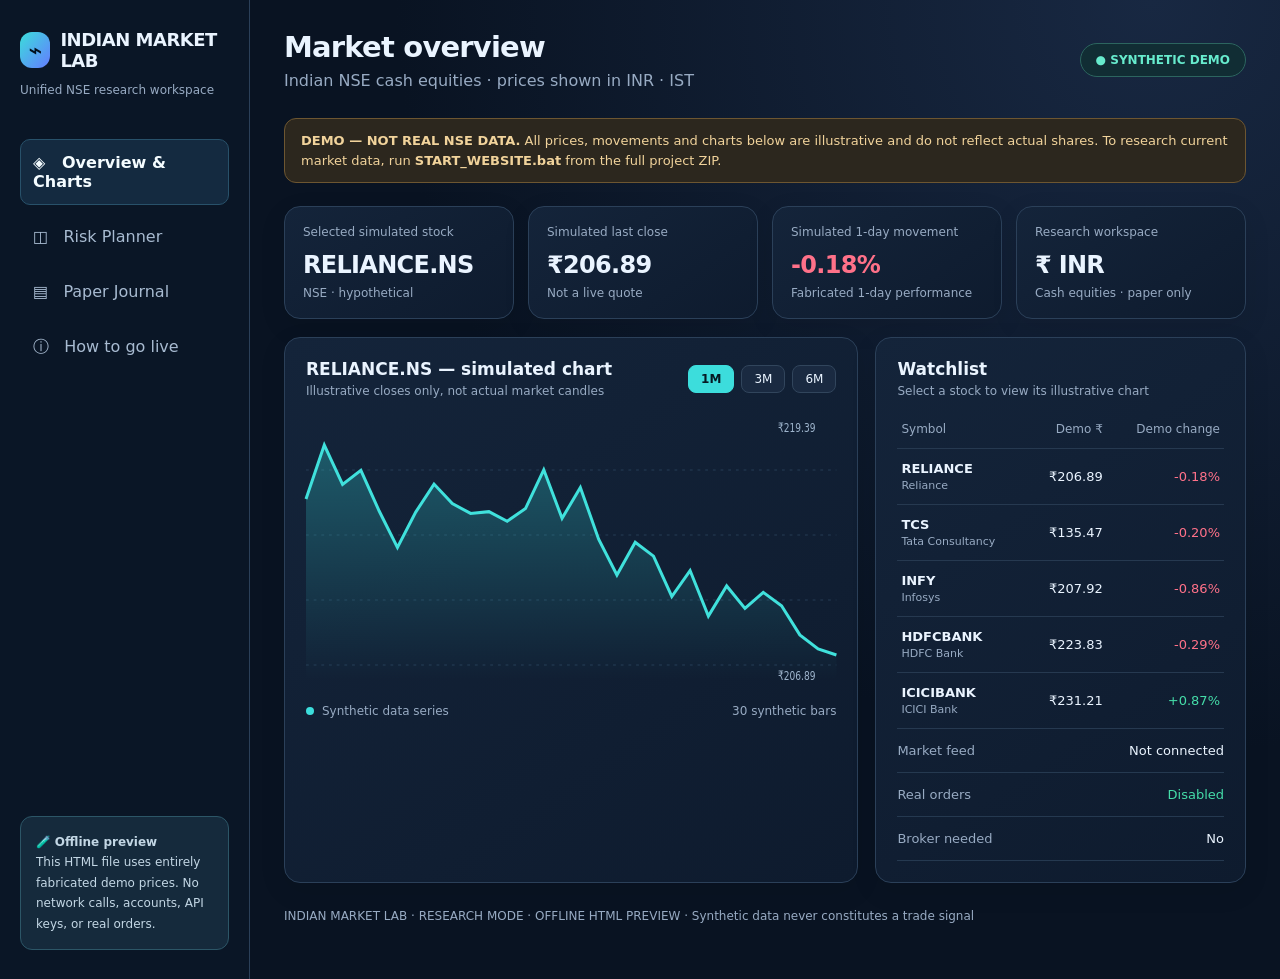
<file: index.html>
<!doctype html>
<html lang="en">
<head>
<meta charset="utf-8"><meta name="viewport" content="width=device-width,initial-scale=1">
<meta name="theme-color" content="#091322"><title>Indian Market Lab — Offline Preview</title>
<style>
:root{color-scheme:dark;--bg:#091322;--panel:#111f34;--panel2:#162942;--border:#2b4059;--muted:#98abc3;--text:#eaf4ff;--cyan:#3cdddc;--green:#45dda9;--red:#ff7189;--purple:#a79cff}
*{box-sizing:border-box}html,body{margin:0;min-height:100%;background:radial-gradient(circle at 90% 0%,#182842 0,#091322 50%);color:var(--text);font-family:Inter,system-ui,-apple-system,Segoe UI,Arial,sans-serif}button,input,select,textarea{font:inherit;color:inherit}button{cursor:pointer}
.shell{display:grid;grid-template-columns:250px 1fr;min-height:100vh}.aside{border-right:1px solid var(--border);background:#0a1626;padding:29px 20px;display:flex;flex-direction:column;gap:30px}.brand{display:flex;align-items:center;gap:10px;font-weight:800;font-size:18px;letter-spacing:-.5px}.logo{width:36px;height:36px;border-radius:12px;background:linear-gradient(130deg,#3bdedb,#647cff);display:grid;place-items:center;color:#02101d;font-size:23px}.small{font-size:12px;color:var(--muted)}.side-nav{display:flex;flex-direction:column;gap:8px}.side-nav button{background:transparent;text-align:left;border:1px solid transparent;padding:13px 12px;border-radius:10px;color:#a8bbd1}.side-nav button.active{background:#142a40;border-color:#28516a;color:#f4fcff;font-weight:600}.aside-note{margin-top:auto;background:#152a3c;border:1px solid #2c5667;border-radius:12px;padding:15px;font-size:12px;line-height:1.7;color:#c3d7e5}.main{max-width:1450px;width:100%;padding:30px 34px 56px;margin:auto}.top{display:flex;justify-content:space-between;gap:15px;align-items:center;margin-bottom:28px}.top h1{margin:0;font-size:29px;letter-spacing:-.8px}.top p{margin:7px 0 0;color:var(--muted)}.chip{border:1px solid #2c655f;color:#67ebcd;background:#112d34;border-radius:99px;padding:9px 15px;font-size:12px;font-weight:700;white-space:nowrap}.warning{border:1px solid #6d5631;background:#2c271e;color:#f1d39b;border-radius:12px;padding:12px 16px;margin-bottom:23px;font-size:13px;line-height:1.5}.stats{display:grid;grid-template-columns:repeat(4,minmax(0,1fr));gap:14px;margin-bottom:18px}.card,.panel{border:1px solid var(--border);border-radius:16px;background:linear-gradient(145deg,#14243a,#0e1b2e);box-shadow:0 8px 28px #00000015}.card{padding:18px}.card .label{font-size:12px;color:var(--muted)}.card .value{font-size:24px;font-weight:750;letter-spacing:-.7px;margin:12px 0 7px}.positive{color:var(--green)}.negative{color:var(--red)}.grid{display:grid;grid-template-columns:minmax(0,1.55fr) minmax(320px,1fr);gap:17px}.panel{padding:21px}.panel h2{font-size:17px;margin:0 0 5px}.panel p{color:var(--muted);font-size:12px;margin:0}.row{display:flex;gap:12px;align-items:center;justify-content:space-between}.tabs{display:flex;gap:7px}.tabs button{background:#1a2a41;border:1px solid #31455c;border-radius:8px;padding:6px 12px;font-size:12px}.tabs button.on{color:#061923;background:var(--cyan);border-color:var(--cyan);font-weight:bold}svg{width:100%;height:285px;margin-top:12px;overflow:visible}.mini{height:12px;display:flex;align-items:center;gap:8px;white-space:nowrap;color:var(--muted);font-size:12px;margin-top:6px}.dot{height:8px;width:8px;background:var(--cyan);border-radius:100%}table{width:100%;border-collapse:collapse;margin-top:12px;font-size:13px;text-align:left}th{color:var(--muted);font-weight:500;font-size:12px}td,th{padding:12px 4px;border-bottom:1px solid #263950}td:nth-child(n+2),th:nth-child(n+2){text-align:right}.symbol{font-weight:700} .sub{font-size:11px;color:var(--muted);margin-top:3px} .click-row{cursor:pointer}.click-row:hover{background:#1b354e} .detail{display:flex;justify-content:space-between;border-bottom:1px solid #253950;padding:14px 0;font-size:13px}.detail span:first-child{color:var(--muted)}.section[hidden]{display:none!important}.formgrid{display:grid;grid-template-columns:repeat(2,1fr);gap:14px;margin:15px 0}label{font-size:12px;color:var(--muted);display:block;margin:9px 0 7px}input,select,textarea{width:100%;background:#0b192c;border:1px solid #31445b;border-radius:9px;padding:11px;outline:0}input:focus,select:focus{border-color:var(--cyan)}.primary{background:linear-gradient(100deg,#36dcd2,#80b9ff);color:#071323;border:0;border-radius:9px;padding:12px 16px;font-weight:800}.secondary{background:#1b2e45;color:#e8f6ff;border:1px solid #344d65;border-radius:9px;padding:10px 14px}.kpis{display:grid;grid-template-columns:repeat(3,1fr);gap:12px;margin-top:15px}.kpis>div{background:#192d43;padding:15px;border-radius:12px}.kpis strong{display:block;font-size:24px;margin-top:9px}.helper{font-size:12px;color:var(--muted);line-height:1.8;margin-top:15px}.foot{color:var(--muted);font-size:12px;margin-top:26px}a{color:#69d9ec}.grow{flex:1}@media(max-width:1050px){.shell{grid-template-columns:1fr}.aside{position:relative;display:block;padding:16px}.side-nav{flex-direction:row;flex-wrap:wrap;margin-top:15px}.aside-note{display:none}.main{padding:20px}.stats{grid-template-columns:repeat(2,minmax(0,1fr))}.grid{grid-template-columns:1fr}}@media(max-width:550px){.stats{grid-template-columns:1fr 1fr}.card{padding:13px}.card .value{font-size:18px}.top{flex-direction:column;align-items:flex-start}.top h1{font-size:24px}.main{padding:15px}.formgrid{grid-template-columns:1fr}.kpis{grid-template-columns:1fr}.side-nav button{font-size:12px;padding:10px}}
</style></head><body>
<div class="shell"><aside class="aside"><div><div class="brand"><div class="logo">⌁</div> INDIAN MARKET LAB</div><p class="small">Unified NSE research workspace</p></div><div class="side-nav"><button class="active" data-screen="dashboard">◈ &nbsp; Overview & Charts</button><button data-screen="risk">◫ &nbsp; Risk Planner</button><button data-screen="journal">▤ &nbsp; Paper Journal</button><button data-screen="guide">ⓘ &nbsp; How to go live</button></div><div class="aside-note">🧪 <b>Offline preview</b><br>This HTML file uses entirely fabricated demo prices. No network calls, accounts, API keys, or real orders.</div></aside>
<main class="main"><div class="top"><div><h1 id="screenTitle">Market overview</h1><p id="screenDesc">Indian NSE cash equities · prices shown in INR · IST</p></div><span class="chip">● SYNTHETIC DEMO</span></div><div class="warning"><b>DEMO — NOT REAL NSE DATA.</b> All prices, movements and charts below are illustrative and do not reflect actual shares. To research current market data, run <b>START_WEBSITE.bat</b> from the full project ZIP.</div>
<section class="section" id="dashboard"><div class="stats"><div class="card"><div class="label">Selected simulated stock</div><div class="value" id="mainSymbol">RELIANCE.NS</div><div class="small">NSE · hypothetical</div></div><div class="card"><div class="label">Simulated last close</div><div class="value" id="mainPrice">—</div><div class="small">Not a live quote</div></div><div class="card"><div class="label">Simulated 1-day movement</div><div class="value" id="mainChange">—</div><div class="small">Fabricated 1-day performance</div></div><div class="card"><div class="label">Research workspace</div><div class="value">₹ INR</div><div class="small">Cash equities · paper only</div></div></div>
<div class="grid"><div class="panel"><div class="row"><div><h2 id="chartTitle">RELIANCE.NS — demonstration chart</h2><p>Illustrative closes only, not actual market candles</p></div><div class="tabs"><button data-range="30" class="on">1M</button><button data-range="90">3M</button><button data-range="180">6M</button></div></div><svg viewBox="0 0 760 285" preserveAspectRatio="none" aria-label="Synthetic price line chart"><defs><linearGradient id="chartGrad" x1="0" y1="0" x2="0" y2="1"><stop stop-color="#35dddd" stop-opacity=".30"/><stop offset="1" stop-color="#35dddd" stop-opacity="0"/></linearGradient></defs><g id="gridLines"></g><path id="fillPath" fill="url(#chartGrad)"></path><path id="chartLine" fill="none" stroke="#40e1dc" stroke-width="3" vector-effect="non-scaling-stroke"></path><text id="upperLabel" x="730" y="22" fill="#9eb4cc" text-anchor="end" font-size="13"></text><text id="lowerLabel" x="730" y="270" fill="#9eb4cc" text-anchor="end" font-size="13"></text></svg><div class="mini"><span class="dot"></span> Synthetic data series <span style="flex:1"></span><span id="chartPoints">—</span></div></div>
<div class="panel"><h2>Watchlist</h2><p>Select a stock to view its illustrative chart</p><table><thead><tr><th>Symbol</th><th>Demo ₹</th><th>Demo change</th></tr></thead><tbody id="watchRows"></tbody></table><div class="detail"><span>Market feed</span><span>Not connected</span></div><div class="detail"><span>Real orders</span><span class="positive">Disabled</span></div><div class="detail"><span>Broker needed</span><span>No</span></div></div></div></section>
<section class="section" id="risk" hidden><div class="panel"><h2>Risk and position sizing</h2><p>Educational long-only paper calculator (not advice or an order ticket)</p><div class="formgrid"><div><label>Paper capital ₹</label><input id="capital" type="number" value="100000" min="1000"></div><div><label>Risk % of capital</label><input id="riskpct" type="number" value="1" min=".1" max="10" step=".1"></div><div><label>Hypothetical entry ₹</label><input id="entry" type="number" value="500" min=".01"></div><div><label>Stop ₹ (below entry)</label><input id="stop" type="number" value="485" min=".01"></div><div><label>Target ₹ (above entry)</label><input id="target" type="number" value="540" min=".01"></div><div><label>Max allocation to one stock %</label><input id="positionPct" type="number" value="25" min="1" max="100"></div></div><button class="primary" id="computeRisk">Calculate paper position</button><p id="riskError" class="negative" style="padding:10px 0"></p><div class="kpis"><div><span class="small">Whole shares</span><strong id="rShares">—</strong></div><div><span class="small">Paper notional</span><strong id="rNotional">—</strong></div><div><span class="small">Planned loss at stop</span><strong id="rLoss">—</strong></div></div><p class="helper">Stops can slip. Commissions, taxes, market impacts and price gaps are not modeled. No buy or sell orders are placed.</p></div></section>
<section class="section" id="journal" hidden><div class="panel"><h2>Personal paper journal</h2><p>Demo trades only. Entries stay in this browser tab until you close or reload it; download CSV before leaving.</p><div class="formgrid"><div><label>Symbol</label><select id="jSymbol"><option>RELIANCE.NS</option><option>TCS.NS</option><option>INFY.NS</option><option>HDFCBANK.NS</option><option>ICICIBANK.NS</option></select></div><div><label>Action</label><select id="jAction"><option>Hypothetical entry</option><option>Hypothetical exit</option></select></div><div><label>Shares</label><input id="jQty" type="number" value="1" min="1"></div><div><label>Price ₹</label><input id="jPrice" type="number" value="500" min=".01"></div></div><button class="primary" id="addJournal">Add paper entry</button>&nbsp;<button class="secondary" id="saveJournal">Export CSV</button><div id="journalTable" class="helper">No entries yet.</div></div></section>
<section class="section" id="guide" hidden><div class="panel"><h2>From offline preview to real research dashboard</h2><div class="detail"><span>1. Download full web project ZIP</span><span>Provided in ChatGPT</span></div><div class="detail"><span>2. Extract and double-click</span><span><b>START_WEBSITE.bat</b></span></div><div class="detail"><span>3. Browser URL on your PC</span><span>http://localhost:8501</span></div><div class="detail"><span>4. Public web URL</span><span>Deploy with Streamlit Community Cloud</span></div><p class="helper">Full Python dashboard includes Yahoo Finance personal research quotes, dated NSE historical charts, a small research screener, SMA hypothetical backtest, risk calculator and CSV exports. Public Yahoo endpoints may be delayed or blocked and are not licensed real-time execution feeds.</p><p style="margin-top:18px"><a href="https://share.streamlit.io/" target="_blank" rel="noreferrer">Open Streamlit Community Cloud</a></p></div></section>
<footer class="foot">INDIAN MARKET LAB · RESEARCH MODE · OFFLINE HTML PREVIEW · Synthetic data never constitutes a trade signal</footer></main></div>
<script>
'use strict';
const symbols=['RELIANCE.NS','TCS.NS','INFY.NS','HDFCBANK.NS','ICICIBANK.NS'];
const names=['Reliance','Tata Consultancy','Infosys','HDFC Bank','ICICI Bank'];
function rnd(seed){let s=seed>>>0;return function(){s+=0x6d2b79f5;let t=s;t=Math.imul(t^(t>>>15),t|1);t^=t+Math.imul(t^(t>>>7),t|61);return ((t^(t>>>14))>>>0)/4294967296;}}
function prices(symbol){let seed=[...symbol].reduce((a,c,i)=>a+c.charCodeAt(0)*(i+1),0),r=rnd(seed);let v=150+seed%170,arr=[];for(let i=0;i<180;i++){v=Math.max(1,v*(1+0.0005+Math.sin(i/12+seed/100)*.004+(r()-.5)*.026));arr.push(v)}return arr;}
const all=Object.fromEntries(symbols.map(s=>[s,prices(s)]));let current=symbols[0],range=30;const rs=(n)=>'₹'+n.toLocaleString('en-IN',{minimumFractionDigits:2,maximumFractionDigits:2}),pc=(v)=>`${v>=0?'+':''}${v.toFixed(2)}%`;
function render(){const arr=all[current],last=arr.at(-1),prev=arr.at(-2),move=(last/prev-1)*100;document.getElementById('mainSymbol').textContent=current;document.getElementById('mainPrice').textContent=rs(last);let cm=document.getElementById('mainChange');cm.textContent=pc(move);cm.className='value '+(move>=0?'positive':'negative');document.getElementById('chartTitle').textContent=current+' — simulated chart';
const d=arr.slice(-range),min=Math.min(...d),max=Math.max(...d),span=(max-min)||1;let points=d.map((x,i)=>`${(i/(d.length-1)*760).toFixed(2)},${(245-(x-min)/span*210).toFixed(2)}`);document.getElementById('chartLine').setAttribute('d','M'+points.join(' L'));document.getElementById('fillPath').setAttribute('d','M'+points.join(' L')+' L760,270 L0,270 Z');document.getElementById('gridLines').innerHTML=[60,125,190,255].map(y=>`<line x1="0" y1="${y}" x2="760" y2="${y}" stroke="#29415a" stroke-dasharray="4 7" />`).join('');document.getElementById('upperLabel').textContent=rs(max);document.getElementById('lowerLabel').textContent=rs(min);document.getElementById('chartPoints').textContent=range+' synthetic bars';
document.getElementById('watchRows').innerHTML=symbols.map((s,i)=>{let a=all[s],v=a.at(-1),pct=(v/a.at(-2)-1)*100;return `<tr class="click-row" data-symbol="${s}"><td><div class="symbol">${s.replace('.NS','')}</div><div class="sub">${names[i]}</div></td><td>${rs(v)}</td><td class="${pct>=0?'positive':'negative'}">${pc(pct)}</td></tr>`}).join('');document.querySelectorAll('.click-row').forEach(el=>el.addEventListener('click',()=>{current=el.dataset.symbol;render()}));}
document.querySelectorAll('.tabs button').forEach(b=>b.addEventListener('click',()=>{range=+b.dataset.range;document.querySelectorAll('.tabs button').forEach(x=>x.classList.remove('on'));b.classList.add('on');render()}));
const titles={dashboard:['Market overview','Indian NSE cash equities · prices shown in INR · IST'],risk:['Risk planner','Long-only, whole-share paper position sizing'],journal:['Paper journal','Research entries without real orders'],guide:['Using the live-data version','Host locally or publish a Streamlit website']};document.querySelectorAll('.side-nav button').forEach(b=>b.addEventListener('click',()=>{let target=b.dataset.screen;document.querySelectorAll('.side-nav button').forEach(x=>x.classList.toggle('active',x===b));document.querySelectorAll('section.section').forEach(x=>x.hidden=x.id!==target);document.getElementById('screenTitle').textContent=titles[target][0];document.getElementById('screenDesc').textContent=titles[target][1];}));
const read=(id)=>Number(document.getElementById(id).value);document.getElementById('computeRisk').addEventListener('click',()=>{let capital=read('capital'),p=read('riskpct'),entry=read('entry'),stop=read('stop'),target=read('target'),position=read('positionPct'),err=document.getElementById('riskError');if(![capital,p,entry,stop,target,position].every(x=>Number.isFinite(x)&&x>0)||p>10||position>100||stop>=entry||target<=entry){err.textContent='Use valid numbers: stop below entry, target above entry, risk at most 10%, position at most 100%.';return}err.textContent='';let shares=Math.max(0,Math.min(Math.floor(capital*p/100/(entry-stop)),Math.floor(capital*position/100/entry)));document.getElementById('rShares').textContent=shares.toLocaleString('en-IN');document.getElementById('rNotional').textContent=rs(shares*entry);document.getElementById('rLoss').textContent=rs(shares*(entry-stop));});
const journal=[];document.getElementById('addJournal').addEventListener('click',()=>{let sym=document.getElementById('jSymbol').value,act=document.getElementById('jAction').value,qty=read('jQty'),price=read('jPrice');if(!Number.isInteger(qty)||qty<1||!Number.isFinite(price)||price<=0){alert('Enter valid shares and price');return}journal.push({time:new Date().toLocaleString('en-IN',{timeZone:'Asia/Kolkata'}),symbol:sym,action:act,shares:qty,price:price});document.getElementById('journalTable').innerHTML='<table><thead><tr><th>Time IST</th><th>Symbol</th><th>Action</th><th>Shares</th><th>Paper ₹</th></tr></thead><tbody>'+journal.map(j=>`<tr><td>${j.time}</td><td>${j.symbol}</td><td>${j.action}</td><td>${j.shares}</td><td>${rs(j.price)}</td></tr>`).join('')+'</tbody></table>';});
document.getElementById('saveJournal').addEventListener('click',()=>{if(!journal.length){alert('No paper journal entries yet');return}let csv='Time IST,Symbol,Action,Shares,Price INR\n'+journal.map(j=>[j.time,j.symbol,j.action,j.shares,j.price].join(',')).join('\n');let blob=new Blob([csv],{type:'text/csv'}),url=URL.createObjectURL(blob),a=document.createElement('a');a.href=url;a.download='offline_paper_journal.csv';a.click();setTimeout(()=>URL.revokeObjectURL(url),1000)});
render();document.getElementById('computeRisk').click();
</script></body></html>
</file>
